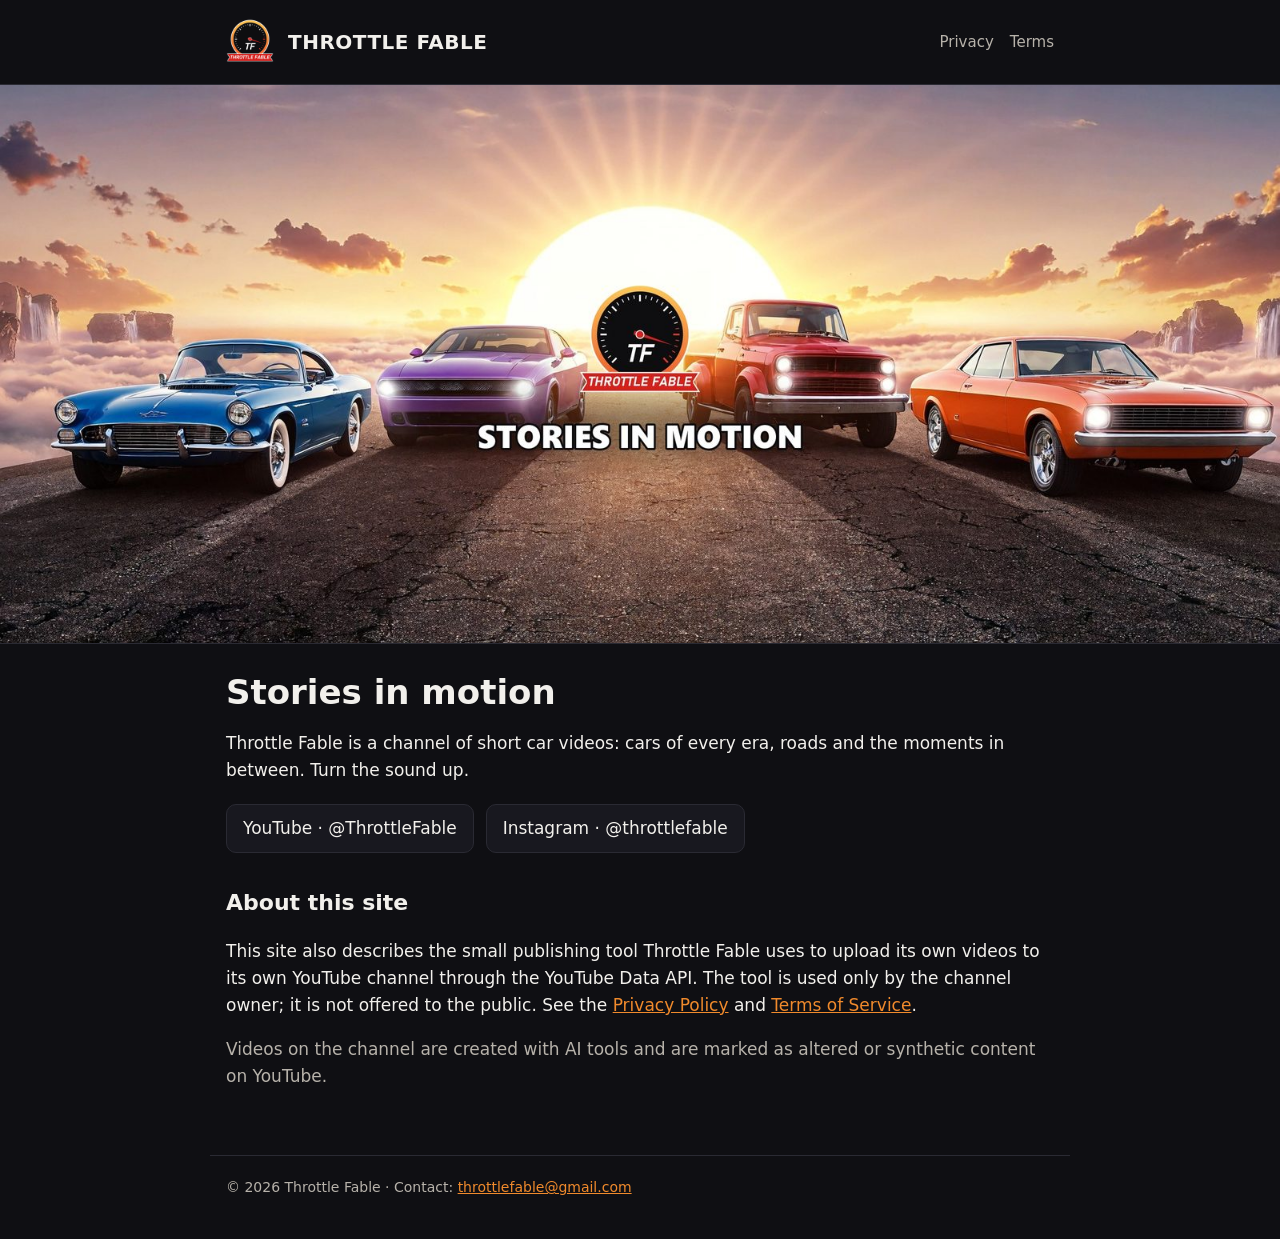
<file: index.html>
<!doctype html>
<html lang="en">
<head>
<meta charset="utf-8">
<meta name="viewport" content="width=device-width, initial-scale=1">
<title>Throttle Fable</title>
<meta name="description" content="Throttle Fable: short car videos. Stories in motion.">
<link rel="icon" href="logo.png">
<link rel="stylesheet" href="style.css">
</head>
<body>
<header>
  <img src="logo.png" alt="Throttle Fable logo">
  <a class="brand" href="./">THROTTLE FABLE</a>
  <nav><a href="privacy.html">Privacy</a><a href="terms.html">Terms</a></nav>
</header>
<img class="hero" src="hero.jpg" alt="Cars on a road above the clouds at sunset">
<main>
  <h1>Stories in motion</h1>
  <p>Throttle Fable is a channel of short car videos: cars of every era, roads and the moments in between. Turn the sound up.</p>
  <div class="links">
    <a href="https://www.youtube.com/@ThrottleFable">YouTube · @ThrottleFable</a>
    <a href="https://www.instagram.com/throttlefable/">Instagram · @throttlefable</a>
  </div>
  <h2>About this site</h2>
  <p>This site also describes the small publishing tool Throttle Fable uses to upload its own videos to its own YouTube
     channel through the YouTube Data API. The tool is used only by the channel owner; it is not offered to the public.
     See the <a href="privacy.html">Privacy Policy</a> and <a href="terms.html">Terms of Service</a>.</p>
  <p class="muted">Videos on the channel are created with AI tools and are marked as altered or synthetic content on YouTube.</p>
</main>
<footer>© 2026 Throttle Fable · Contact: <a href="mailto:throttlefable@gmail.com">throttlefable@gmail.com</a></footer>
</body>
</html>
</file>
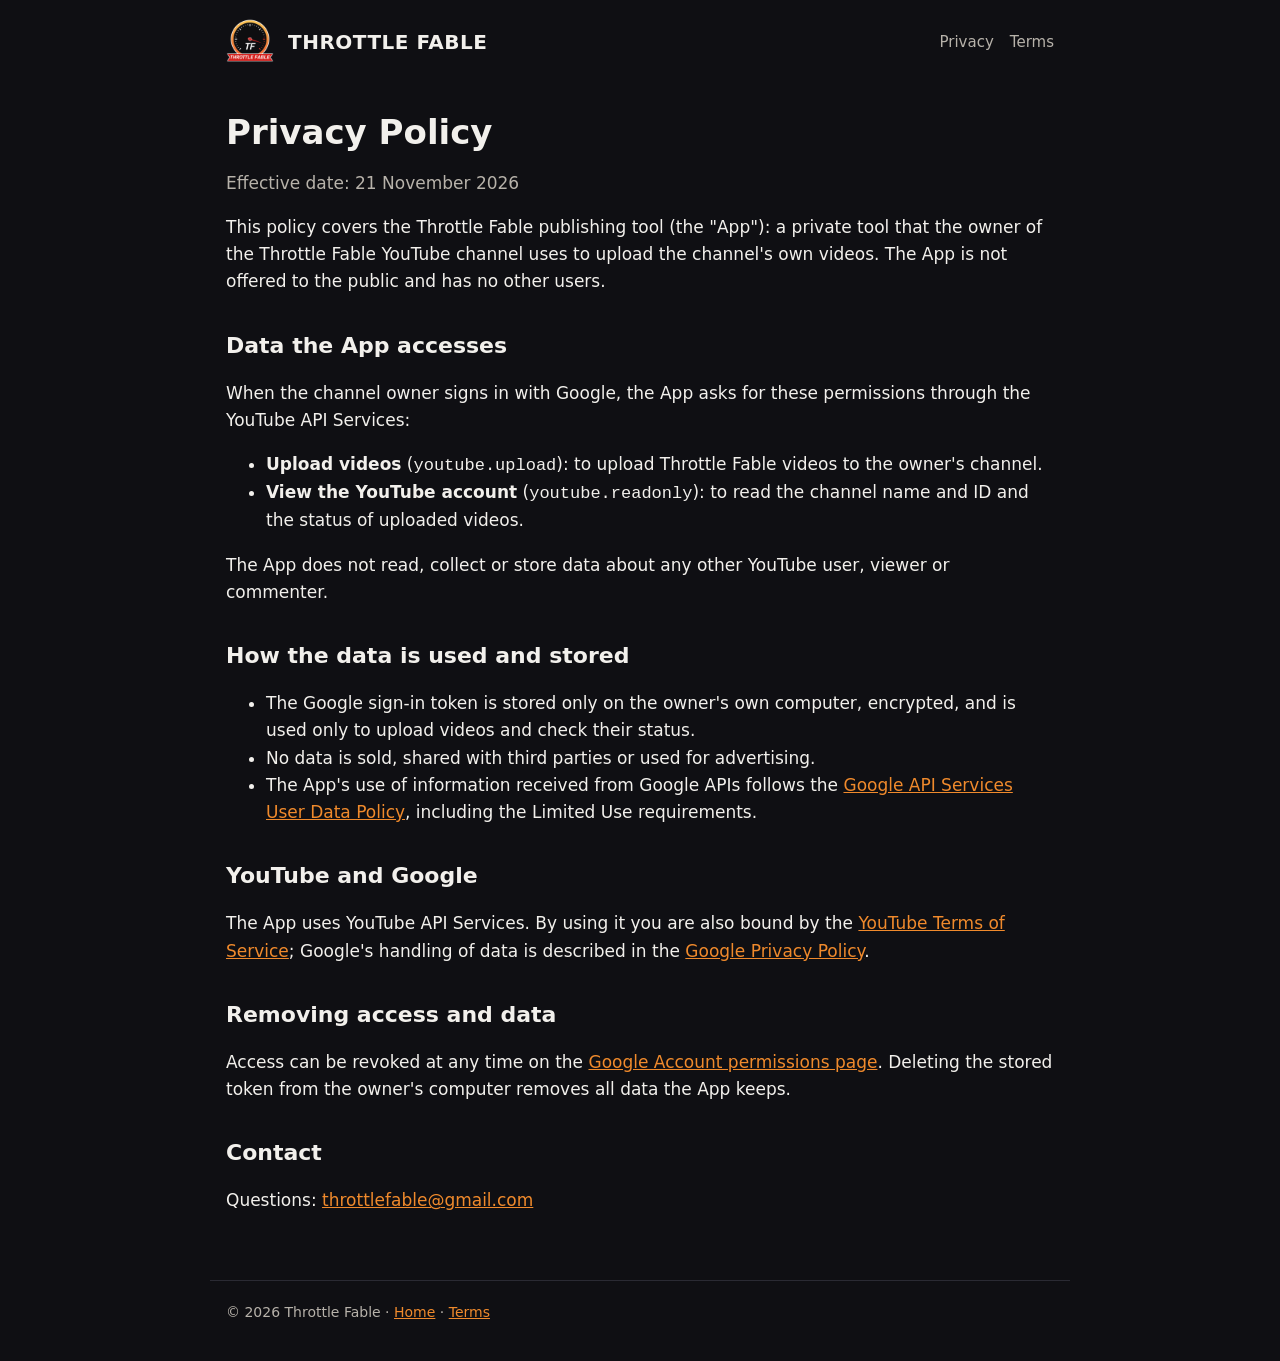
<file: privacy.html>
<!doctype html>
<html lang="en">
<head>
<meta charset="utf-8">
<meta name="viewport" content="width=device-width, initial-scale=1">
<title>Privacy Policy · Throttle Fable</title>
<link rel="icon" href="logo.png">
<link rel="stylesheet" href="style.css">
</head>
<body>
<header>
  <img src="logo.png" alt="Throttle Fable logo">
  <a class="brand" href="./">THROTTLE FABLE</a>
  <nav><a href="privacy.html">Privacy</a><a href="terms.html">Terms</a></nav>
</header>
<main>
  <h1>Privacy Policy</h1>
  <p class="muted">Effective date: 21 November 2026</p>

  <p>This policy covers the Throttle Fable publishing tool (the "App"): a private tool that the owner of the Throttle Fable
     YouTube channel uses to upload the channel's own videos. The App is not offered to the public and has no other users.</p>

  <h2>Data the App accesses</h2>
  <p>When the channel owner signs in with Google, the App asks for these permissions through the YouTube API Services:</p>
  <ul>
    <li><strong>Upload videos</strong> (<code>youtube.upload</code>): to upload Throttle Fable videos to the owner's channel.</li>
    <li><strong>View the YouTube account</strong> (<code>youtube.readonly</code>): to read the channel name and ID and the status
        of uploaded videos.</li>
  </ul>
  <p>The App does not read, collect or store data about any other YouTube user, viewer or commenter.</p>

  <h2>How the data is used and stored</h2>
  <ul>
    <li>The Google sign-in token is stored only on the owner's own computer, encrypted, and is used only to upload videos and
        check their status.</li>
    <li>No data is sold, shared with third parties or used for advertising.</li>
    <li>The App's use of information received from Google APIs follows the
        <a href="https://developers.google.com/terms/api-services-user-data-policy">Google API Services User Data Policy</a>,
        including the Limited Use requirements.</li>
  </ul>

  <h2>YouTube and Google</h2>
  <p>The App uses YouTube API Services. By using it you are also bound by the
     <a href="https://www.youtube.com/t/terms">YouTube Terms of Service</a>; Google's handling of data is described in the
     <a href="https://policies.google.com/privacy">Google Privacy Policy</a>.</p>

  <h2>Removing access and data</h2>
  <p>Access can be revoked at any time on the
     <a href="https://myaccount.google.com/permissions">Google Account permissions page</a>. Deleting the stored token from
     the owner's computer removes all data the App keeps.</p>

  <h2>Contact</h2>
  <p>Questions: <a href="mailto:throttlefable@gmail.com">throttlefable@gmail.com</a></p>
</main>
<footer>© 2026 Throttle Fable · <a href="./">Home</a> · <a href="terms.html">Terms</a></footer>
</body>
</html>
</file>
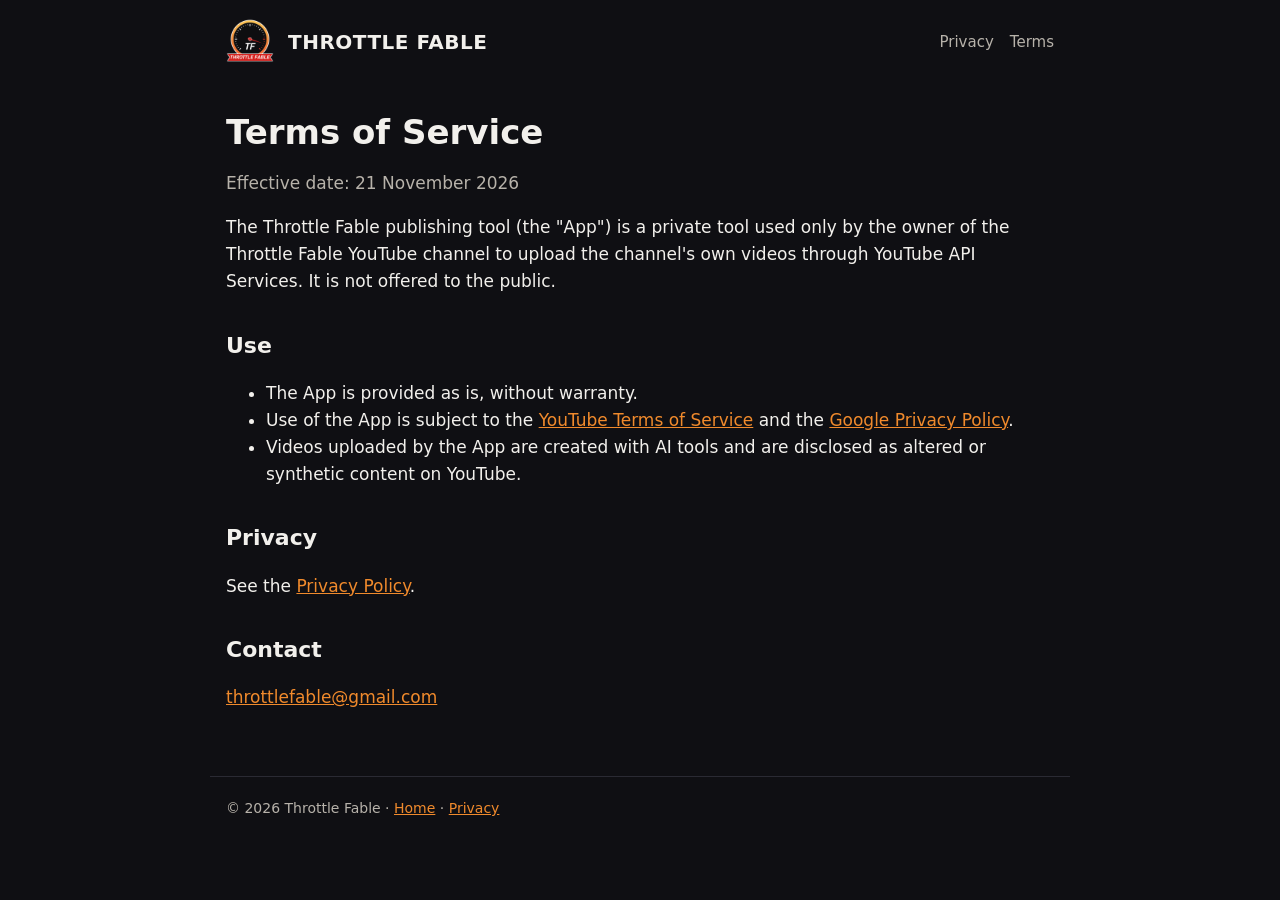
<file: terms.html>
<!doctype html>
<html lang="en">
<head>
<meta charset="utf-8">
<meta name="viewport" content="width=device-width, initial-scale=1">
<title>Terms of Service · Throttle Fable</title>
<link rel="icon" href="logo.png">
<link rel="stylesheet" href="style.css">
</head>
<body>
<header>
  <img src="logo.png" alt="Throttle Fable logo">
  <a class="brand" href="./">THROTTLE FABLE</a>
  <nav><a href="privacy.html">Privacy</a><a href="terms.html">Terms</a></nav>
</header>
<main>
  <h1>Terms of Service</h1>
  <p class="muted">Effective date: 21 November 2026</p>
  <p>The Throttle Fable publishing tool (the "App") is a private tool used only by the owner of the Throttle Fable YouTube
     channel to upload the channel's own videos through YouTube API Services. It is not offered to the public.</p>
  <h2>Use</h2>
  <ul>
    <li>The App is provided as is, without warranty.</li>
    <li>Use of the App is subject to the <a href="https://www.youtube.com/t/terms">YouTube Terms of Service</a> and the
        <a href="https://policies.google.com/privacy">Google Privacy Policy</a>.</li>
    <li>Videos uploaded by the App are created with AI tools and are disclosed as altered or synthetic content on YouTube.</li>
  </ul>
  <h2>Privacy</h2>
  <p>See the <a href="privacy.html">Privacy Policy</a>.</p>
  <h2>Contact</h2>
  <p><a href="mailto:throttlefable@gmail.com">throttlefable@gmail.com</a></p>
</main>
<footer>© 2026 Throttle Fable · <a href="./">Home</a> · <a href="privacy.html">Privacy</a></footer>
</body>
</html>
</file>
<file: style.css>
:root {
  --bg: #0f0f13;
  --panel: #18181f;
  --text: #f2f0ec;
  --muted: #b7b2aa;
  --accent: #f08a2c;
  --line: #2a2a33;
}
* { box-sizing: border-box; }
body {
  margin: 0;
  background: var(--bg);
  color: var(--text);
  font: 17px/1.6 system-ui, -apple-system, "Segoe UI", Roboto, sans-serif;
}
a { color: var(--accent); }
header {
  display: flex; align-items: center; gap: 14px;
  max-width: 860px; margin: 0 auto; padding: 18px 16px;
}
header img { width: 48px; height: 48px; }
header .brand { font-weight: 800; letter-spacing: .5px; font-size: 20px; color: var(--text); text-decoration: none; }
nav { margin-left: auto; display: flex; gap: 16px; font-size: 15px; }
nav a { color: var(--muted); text-decoration: none; }
nav a:hover { color: var(--text); }
.hero {
  width: 100%; aspect-ratio: 16 / 7; object-fit: cover; display: block;
  border-top: 1px solid var(--line); border-bottom: 1px solid var(--line);
}
main { max-width: 860px; margin: 0 auto; padding: 28px 16px 48px; }
h1 { font-size: 34px; line-height: 1.2; margin: 0 0 12px; }
h2 { font-size: 22px; margin: 32px 0 8px; }
p, li { color: var(--text); }
.muted { color: var(--muted); }
.links { display: flex; flex-wrap: wrap; gap: 12px; margin: 20px 0; }
.links a {
  background: var(--panel); border: 1px solid var(--line); border-radius: 10px;
  padding: 10px 16px; text-decoration: none; color: var(--text);
}
footer {
  max-width: 860px; margin: 0 auto; padding: 20px 16px 40px;
  border-top: 1px solid var(--line); color: var(--muted); font-size: 14px;
}
@media (max-width: 560px) {
  h1 { font-size: 27px; }
  nav { gap: 10px; font-size: 14px; }
  header .brand { font-size: 17px; }
}
</file>
